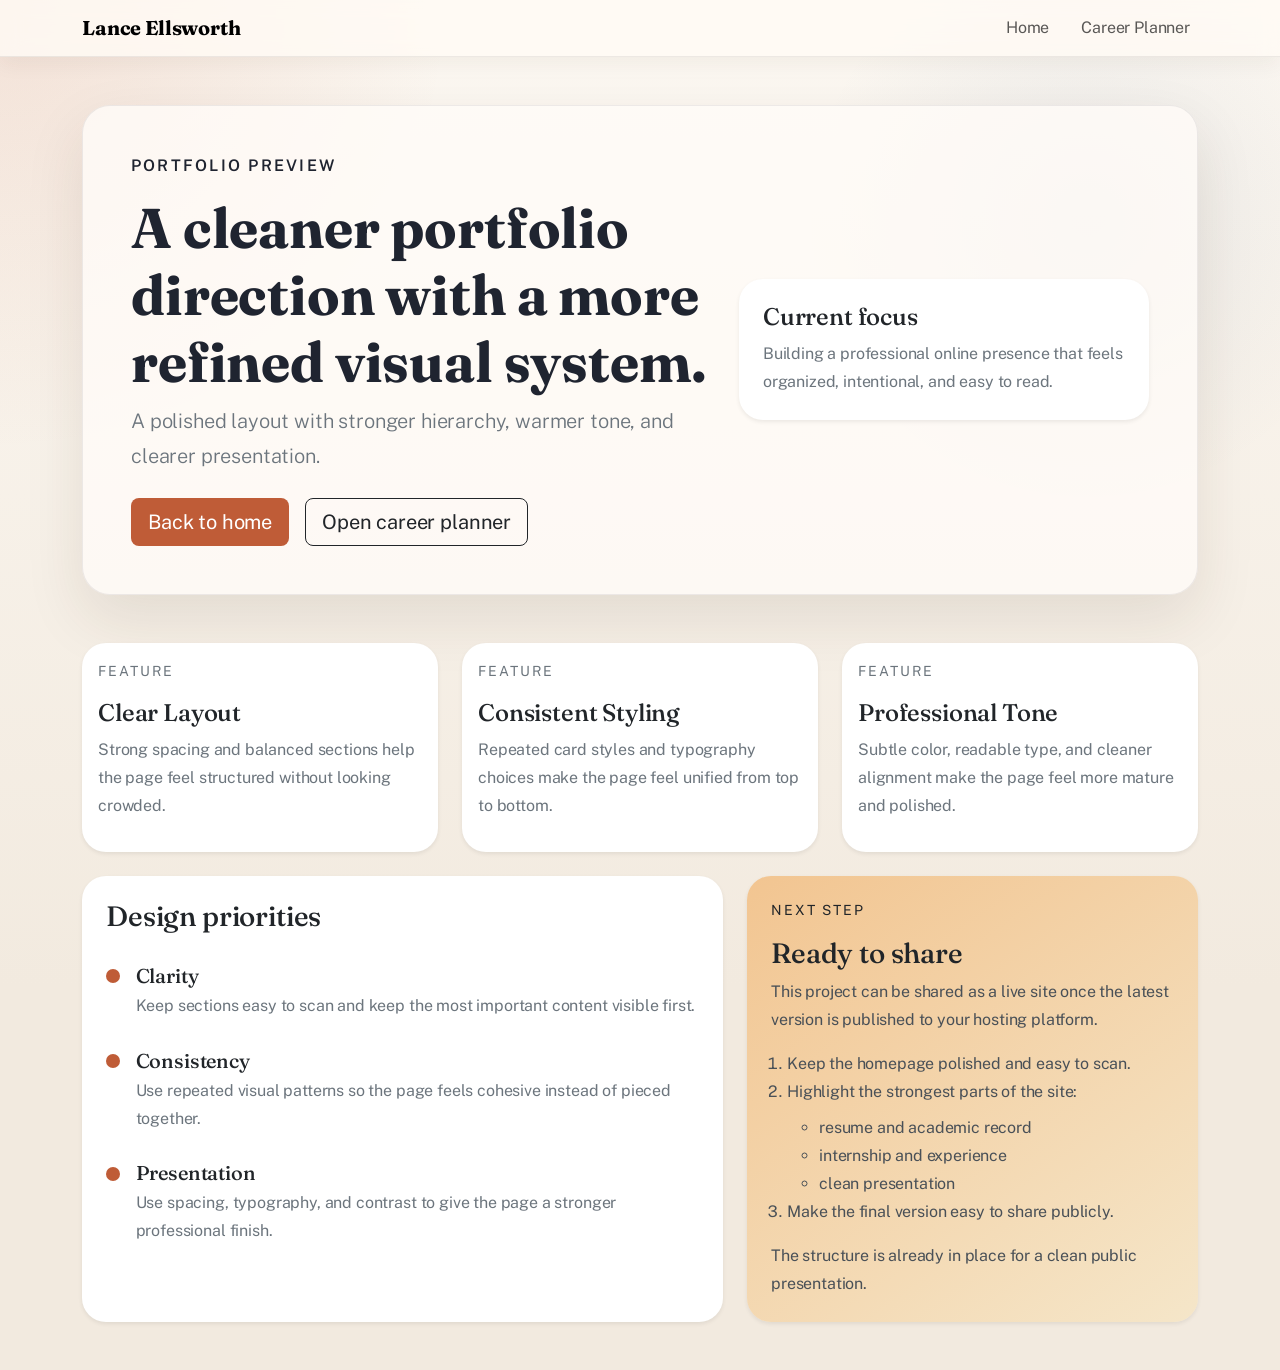
<file: bootstrap.html>
<!DOCTYPE html>
<html lang="en">
  <head>
    <meta charset="UTF-8" />
    <meta name="viewport" content="width=device-width, initial-scale=1.0" />
    <title>Portfolio Preview</title>
    <link
      href="https://cdn.jsdelivr.net/npm/bootstrap@5.3.3/dist/css/bootstrap.min.css"
      rel="stylesheet"
      crossorigin="anonymous"
    />
    <link rel="stylesheet" href="bootstrap-custom.css" />
  </head>
  <body>
    <nav class="navbar navbar-expand-lg sticky-top glass-nav">
      <div class="container">
        <a class="navbar-brand fw-bold" href="index.html">Lance Ellsworth</a>
        <button
          class="navbar-toggler"
          type="button"
          data-bs-toggle="collapse"
          data-bs-target="#navMenu"
          aria-controls="navMenu"
          aria-expanded="false"
          aria-label="Toggle navigation"
        >
          <span class="navbar-toggler-icon"></span>
        </button>
        <div class="collapse navbar-collapse" id="navMenu">
          <ul class="navbar-nav ms-auto gap-lg-3">
            <li class="nav-item"><a class="nav-link" href="index.html">Home</a></li>
            <li class="nav-item"><a class="nav-link" href="scratch.html">Career Planner</a></li>
          </ul>
        </div>
      </div>
    </nav>

    <header class="py-5">
      <div class="container">
        <div class="hero-panel p-4 p-lg-5">
          <div class="row align-items-center g-4">
            <div class="col-lg-7">
              <p class="text-uppercase fw-semibold tracking">Portfolio Preview</p>
              <h1 class="display-4 fw-bold">A cleaner portfolio direction with a more refined visual system.</h1>
              <p class="lead text-secondary">
                A polished layout with stronger hierarchy, warmer tone, and clearer presentation.
              </p>
              <div class="d-flex flex-wrap gap-3 mt-4">
                <a class="btn btn-warm btn-lg" href="index.html">Back to home</a>
                <a class="btn btn-outline-dark btn-lg" href="scratch.html">Open career planner</a>
              </div>
            </div>
            <div class="col-lg-5">
              <div class="card border-0 stat-panel shadow-sm">
                <div class="card-body p-4">
                  <h2 class="h4">Current focus</h2>
                  <p class="mb-0 text-secondary">
                    Building a professional online presence that feels organized, intentional, and easy to read.
                  </p>
                </div>
              </div>
            </div>
          </div>
        </div>
      </div>
    </header>

    <main class="pb-5">
      <section class="container mb-4">
        <div class="row g-4">
          <div class="col-md-4">
            <div class="card h-100 border-0 shadow-sm lift-card">
              <div class="card-body">
                <p class="small text-uppercase tracking text-secondary">Feature</p>
                <h2 class="h4">Clear Layout</h2>
                <p class="text-secondary">
                  Strong spacing and balanced sections help the page feel structured without looking crowded.
                </p>
              </div>
            </div>
          </div>
          <div class="col-md-4">
            <div class="card h-100 border-0 shadow-sm lift-card">
              <div class="card-body">
                <p class="small text-uppercase tracking text-secondary">Feature</p>
                <h2 class="h4">Consistent Styling</h2>
                <p class="text-secondary">
                  Repeated card styles and typography choices make the page feel unified from top to bottom.
                </p>
              </div>
            </div>
          </div>
          <div class="col-md-4">
            <div class="card h-100 border-0 shadow-sm lift-card">
              <div class="card-body">
                <p class="small text-uppercase tracking text-secondary">Feature</p>
                <h2 class="h4">Professional Tone</h2>
                <p class="text-secondary">
                  Subtle color, readable type, and cleaner alignment make the page feel more mature and polished.
                </p>
              </div>
            </div>
          </div>
        </div>
      </section>

      <section class="container">
        <div class="row g-4 align-items-stretch">
          <div class="col-lg-7">
            <div class="card border-0 shadow-sm h-100">
              <div class="card-body p-4">
                <h2 class="h3 mb-3">Design priorities</h2>
                <div class="timeline-item">
                  <span class="timeline-dot"></span>
                  <div>
                    <h3 class="h5 mb-1">Clarity</h3>
                    <p class="text-secondary mb-0">Keep sections easy to scan and keep the most important content visible first.</p>
                  </div>
                </div>
                <div class="timeline-item">
                  <span class="timeline-dot"></span>
                  <div>
                    <h3 class="h5 mb-1">Consistency</h3>
                    <p class="text-secondary mb-0">Use repeated visual patterns so the page feels cohesive instead of pieced together.</p>
                  </div>
                </div>
                <div class="timeline-item">
                  <span class="timeline-dot"></span>
                  <div>
                    <h3 class="h5 mb-1">Presentation</h3>
                    <p class="text-secondary mb-0">Use spacing, typography, and contrast to give the page a stronger professional finish.</p>
                  </div>
                </div>
              </div>
            </div>
          </div>
          <div class="col-lg-5">
            <div class="card border-0 shadow-sm h-100 gradient-panel">
              <div class="card-body p-4 d-flex flex-column">
                <p class="small text-uppercase tracking">Next step</p>
                <h2 class="h3">Ready to share</h2>
                <p class="text-dark-emphasis">
                  This project can be shared as a live site once the latest version is published to your hosting platform.
                </p>
                <ol class="text-dark-emphasis ps-3 mb-3">
                  <li>Keep the homepage polished and easy to scan.</li>
                  <li>Highlight the strongest parts of the site:
                    <ul class="mt-2">
                      <li>resume and academic record</li>
                      <li>internship and experience</li>
                      <li>clean presentation</li>
                    </ul>
                  </li>
                  <li>Make the final version easy to share publicly.</li>
                </ol>
                <p class="mt-auto mb-0 text-dark-emphasis">The structure is already in place for a clean public presentation.</p>
              </div>
            </div>
          </div>
        </div>
      </section>
    </main>

    <script
      src="https://cdn.jsdelivr.net/npm/bootstrap@5.3.3/dist/js/bootstrap.bundle.min.js"
      crossorigin="anonymous"
    ></script>
  </body>
</html>
</file>
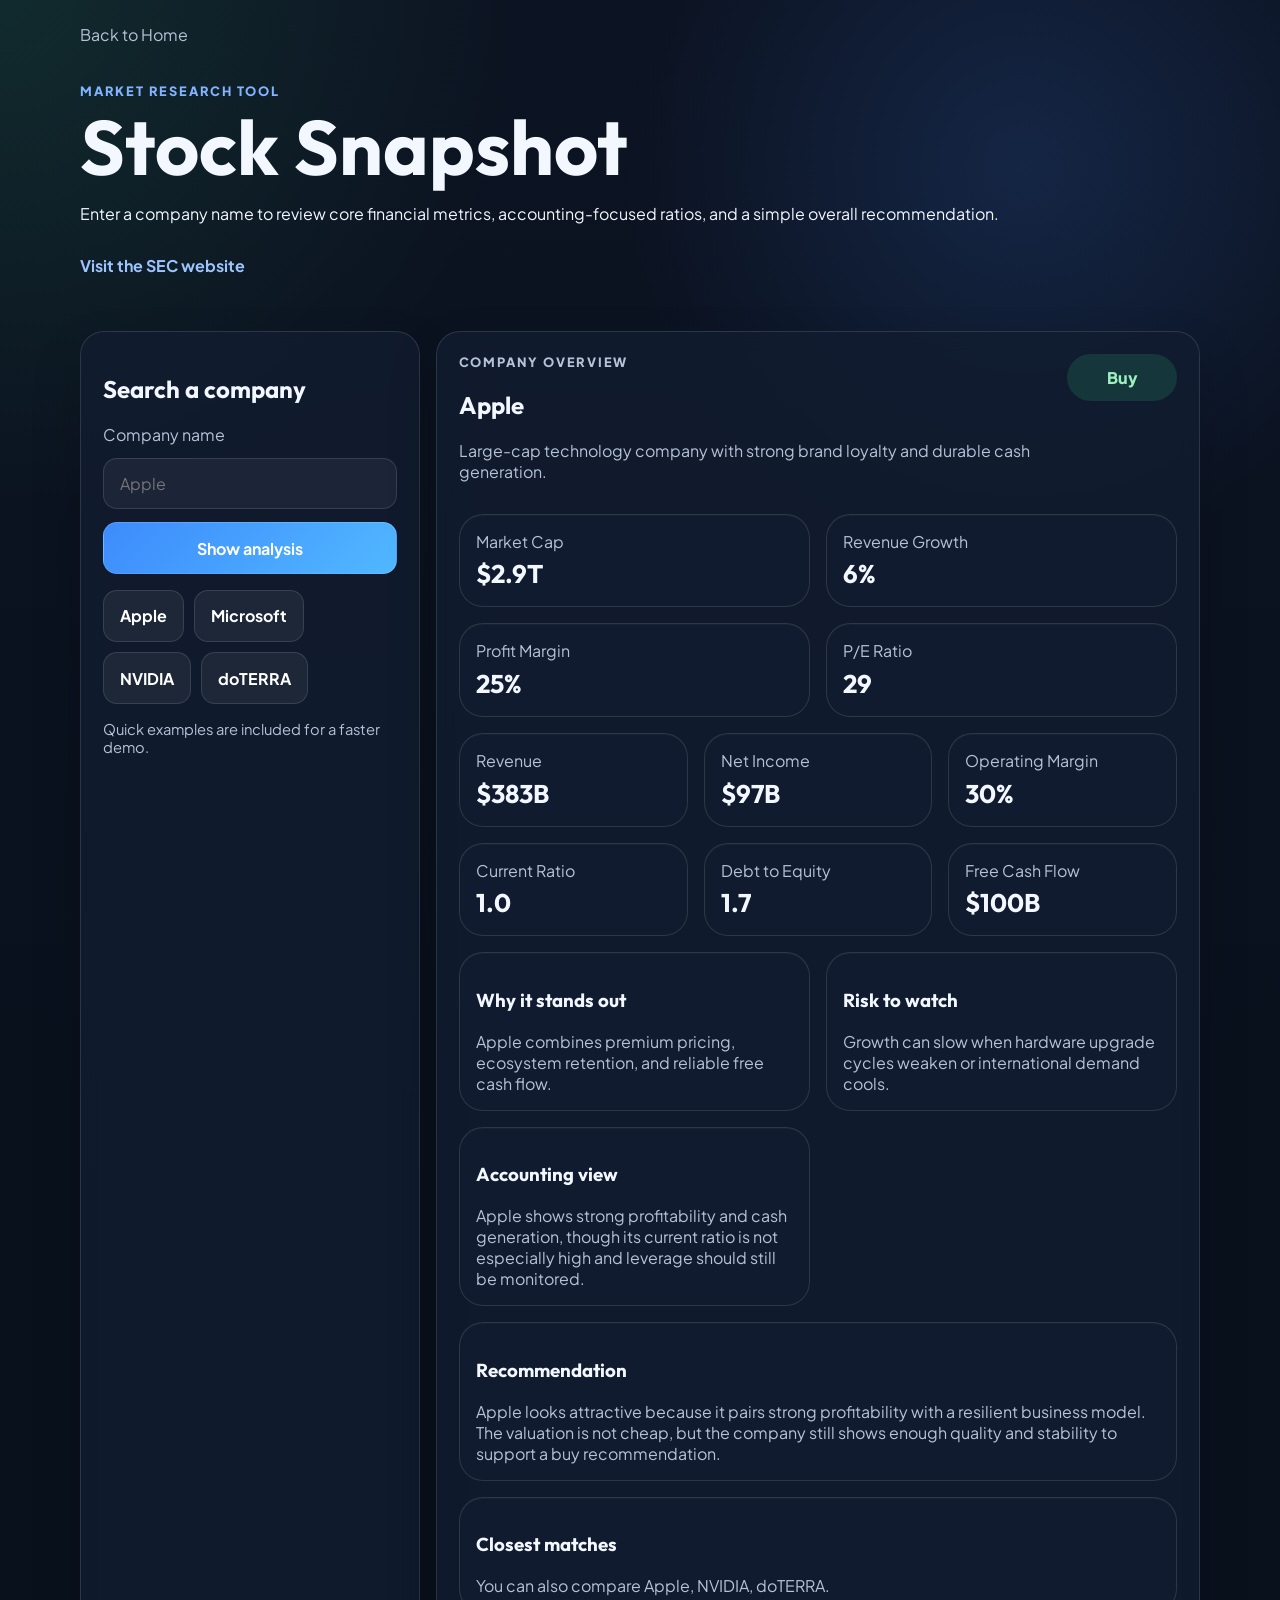
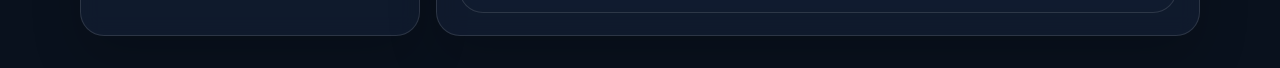
<file: investment.html>
<!DOCTYPE html>
<html lang="en">
  <head>
    <meta charset="UTF-8" />
    <meta name="viewport" content="width=device-width, initial-scale=1.0" />
    <title>Stock Snapshot</title>
    <link rel="preconnect" href="https://fonts.googleapis.com" />
    <link rel="preconnect" href="https://fonts.gstatic.com" crossorigin />
    <link
      href="https://fonts.googleapis.com/css2?family=Outfit:wght@400;500;700;800&family=Plus+Jakarta+Sans:wght@400;500;700&display=swap"
      rel="stylesheet"
    />
    <link rel="stylesheet" href="investment.css" />
  </head>
  <body>
    <header class="investment-hero">
      <a class="home-link" href="index.html">Back to Home</a>
      <div class="hero-copy">
        <p class="tag">Market Research Tool</p>
        <h1>Stock Snapshot</h1>
        <p>
          Enter a company name to review core financial metrics, accounting-focused ratios,
          and a simple overall recommendation.
        </p>
        <p>
          <a class="sec-link" href="https://www.sec.gov/" target="_blank" rel="noreferrer">Visit the SEC website</a>
        </p>
      </div>
    </header>

    <main class="investment-layout">
      <section class="panel search-panel">
        <h2>Search a company</h2>
        <form id="stockForm">
          <label for="companyInput">Company name</label>
          <input id="companyInput" type="text" placeholder="Apple" required />
          <button type="submit">Show analysis</button>
        </form>

        <div class="quick-list">
          <button class="quick-btn" data-company="Apple">Apple</button>
          <button class="quick-btn" data-company="Microsoft">Microsoft</button>
          <button class="quick-btn" data-company="NVIDIA">NVIDIA</button>
          <button class="quick-btn" data-company="doTERRA">doTERRA</button>
        </div>
        <p class="helper-note">Quick examples are included for a faster demo.</p>
      </section>

      <section class="panel output-panel">
        <div class="company-head">
          <div>
            <p class="tag">Company overview</p>
            <h2 id="companyName">Apple</h2>
            <p id="companySummary">
              Large-cap technology company with strong recurring ecosystem revenue and consistent cash flow.
            </p>
          </div>
          <div class="recommendation buy" id="recommendationBadge">Buy</div>
        </div>

        <div class="stats-grid" id="statsGrid"></div>

        <div class="statement-grid" id="statementGrid"></div>

        <div class="notes-grid">
          <article class="note-card">
            <h3>Why it stands out</h3>
            <p id="strengthNote"></p>
          </article>
          <article class="note-card">
            <h3>Risk to watch</h3>
            <p id="riskNote"></p>
          </article>
          <article class="note-card">
            <h3>Accounting view</h3>
            <p id="accountingNote"></p>
          </article>
          <article class="note-card wide">
            <h3>Recommendation</h3>
            <p id="recommendationText"></p>
          </article>
          <article class="note-card wide">
            <h3>Closest matches</h3>
            <p id="suggestionText"></p>
          </article>
        </div>
      </section>
    </main>

    <script src="investment.js"></script>
  </body>
</html>
</file>
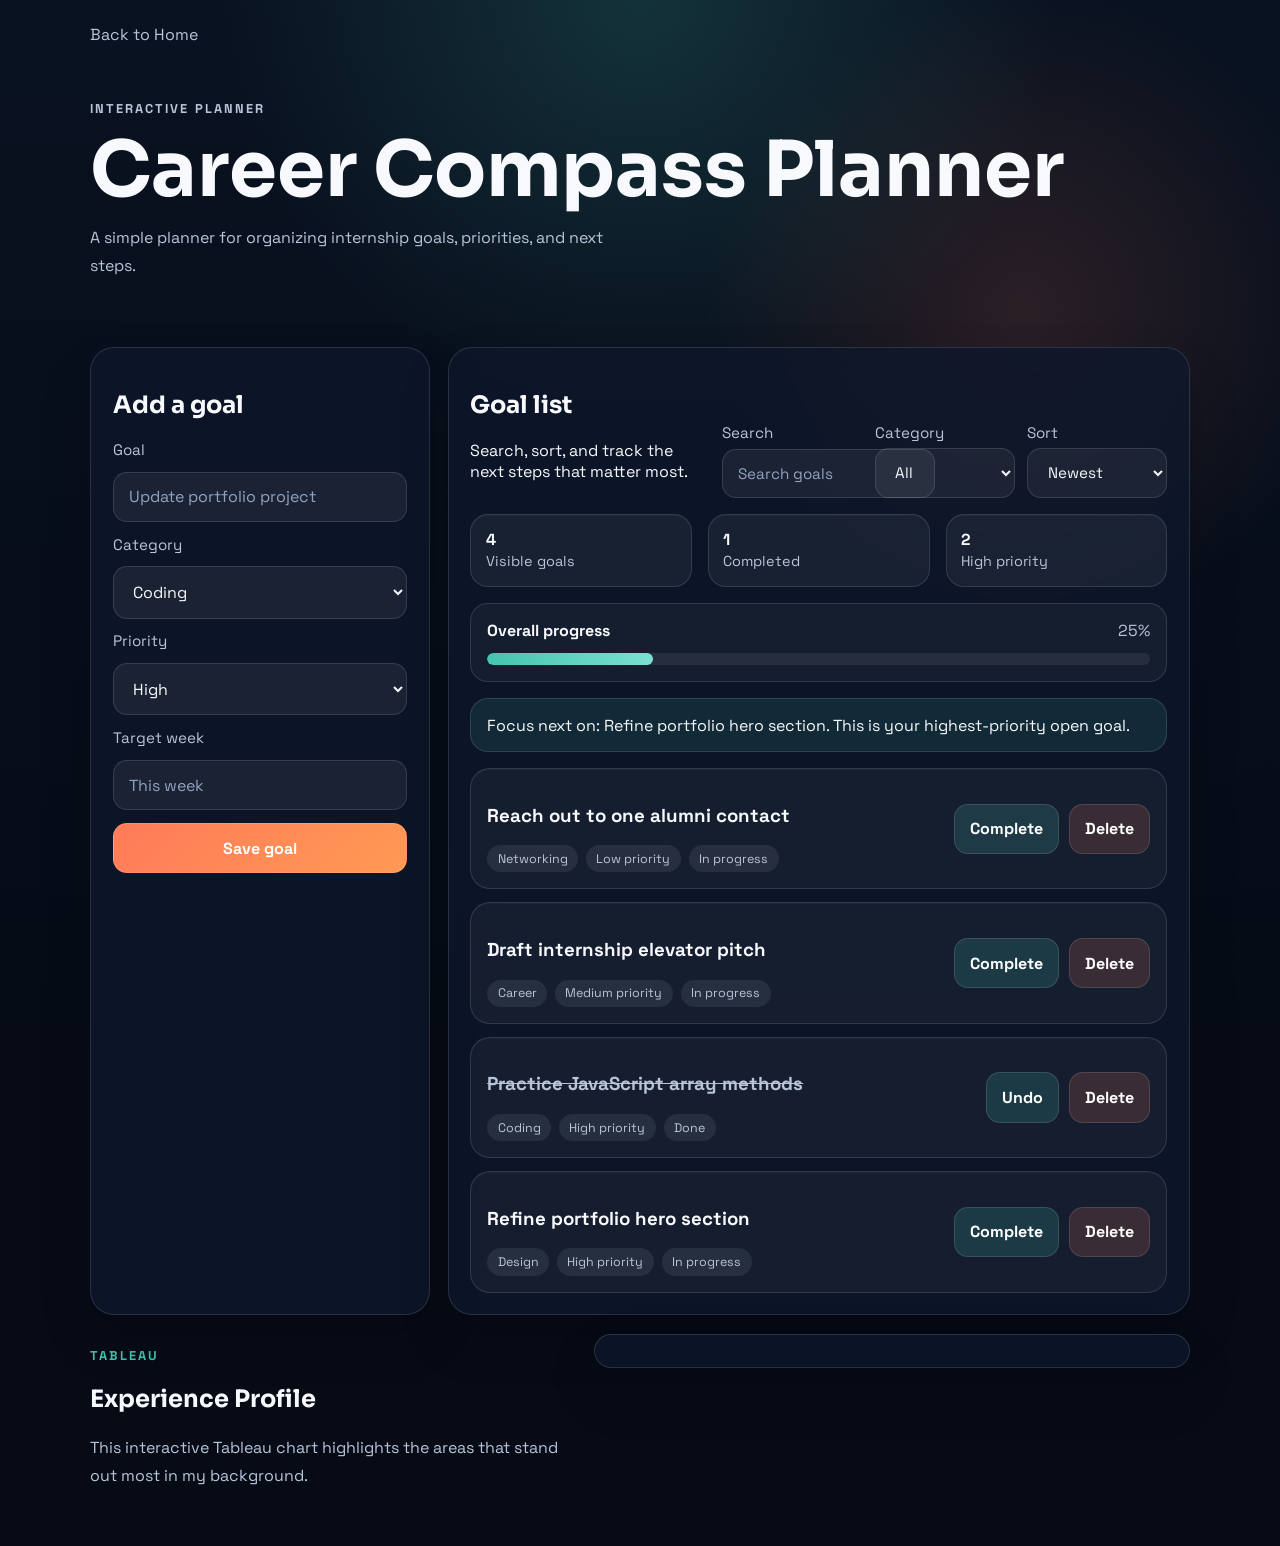
<file: scratch.html>
<!DOCTYPE html>
<html lang="en">
  <head>
    <meta charset="UTF-8" />
    <meta name="viewport" content="width=device-width, initial-scale=1.0" />
    <title>Career Compass Planner</title>
    <link rel="preconnect" href="https://fonts.googleapis.com" />
    <link rel="preconnect" href="https://fonts.gstatic.com" crossorigin />
    <link
      href="https://fonts.googleapis.com/css2?family=Space+Grotesk:wght@400;500;700&family=Sora:wght@600;700&display=swap"
      rel="stylesheet"
    />
    <link rel="stylesheet" href="scratch.css" />
  </head>
  <body>
    <header class="scratch-hero">
      <a class="home-link" href="index.html">Back to Home</a>
      <div class="scratch-copy">
        <p class="tag">Interactive Planner</p>
        <h1>Career Compass Planner</h1>
        <p>
          A simple planner for organizing internship goals, priorities, and next steps.
        </p>
      </div>
    </header>

    <main class="layout">
      <section class="panel controls">
        <h2>Add a goal</h2>
        <form id="goalForm">
          <label for="goalTitle">Goal</label>
          <input id="goalTitle" name="goalTitle" type="text" placeholder="Update portfolio project" required />

          <label for="goalCategory">Category</label>
          <select id="goalCategory" name="goalCategory">
            <option value="Coding">Coding</option>
            <option value="Design">Design</option>
            <option value="Career">Career</option>
            <option value="Networking">Networking</option>
          </select>

          <label for="goalPriority">Priority</label>
          <select id="goalPriority" name="goalPriority">
            <option value="High">High</option>
            <option value="Medium">Medium</option>
            <option value="Low">Low</option>
          </select>

          <label for="goalDeadline">Target week</label>
          <input id="goalDeadline" name="goalDeadline" type="text" placeholder="This week" />

          <button type="submit">Save goal</button>
        </form>
      </section>

      <section class="panel">
        <div class="toolbar">
          <div>
            <h2>Goal list</h2>
            <p>Search, sort, and track the next steps that matter most.</p>
          </div>
          <div class="toolbar-controls">
            <label>
              <span>Search</span>
              <input id="searchGoals" type="text" placeholder="Search goals" />
            </label>
            <label>
              <span>Category</span>
              <select id="filterCategory">
                <option value="All">All</option>
                <option value="Coding">Coding</option>
                <option value="Design">Design</option>
                <option value="Career">Career</option>
                <option value="Networking">Networking</option>
              </select>
            </label>
            <label>
              <span>Sort</span>
              <select id="sortGoals">
                <option value="Newest">Newest</option>
                <option value="Priority">Priority</option>
                <option value="Category">Category</option>
                <option value="Completion">Completion</option>
              </select>
            </label>
          </div>
        </div>

        <div class="stats" id="stats"></div>
        <div class="progress-wrap">
          <div class="progress-copy">
            <strong id="progressLabel">Overall progress</strong>
            <span id="progressValue">0%</span>
          </div>
          <div class="progress-bar">
            <div class="progress-fill" id="progressFill"></div>
          </div>
        </div>
        <div class="insight-banner" id="insightBanner"></div>
        <ul class="goal-list" id="goalList"></ul>
      </section>
    </main>

    <section class="tableau-section">
      <div class="tableau-copy">
        <p class="tag">Tableau</p>
        <h2>Experience Profile</h2>
        <p>
          This interactive Tableau chart highlights the areas that stand out most in my background.
        </p>
      </div>
      <div class="tableau-card">
        <div class='tableauPlaceholder' id='viz1744144946937' style='position: relative'>
          <noscript>
            <a href='https://public.tableau.com/views/finalpro_17756739101140/ExperienceProfile?:language=en-GB&publish=yes&:display_count=n&:origin=viz_share_link'>
              <img
                alt='Experience Profile'
                src='https://public.tableau.com/static/images/fi/finalpro_17756739101140/ExperienceProfile/1_rss.png'
                style='border: none'
              />
            </a>
          </noscript>
          <object class='tableauViz' style='display:none;'>
            <param name='host_url' value='https%3A%2F%2Fpublic.tableau.com%2F' />
            <param name='embed_code_version' value='3' />
            <param name='site_root' value='' />
            <param name='name' value='finalpro_17756739101140/ExperienceProfile' />
            <param name='tabs' value='no' />
            <param name='toolbar' value='yes' />
            <param name='showVizHome' value='no' />
          </object>
        </div>
      </div>
    </section>

    <script type='text/javascript'>
      const divElement = document.getElementById('viz1744144946937');
      const vizElement = divElement.getElementsByTagName('object')[0];
      vizElement.style.width = '100%';
      vizElement.style.height = '700px';
      const scriptElement = document.createElement('script');
      scriptElement.src = 'https://public.tableau.com/javascripts/api/viz_v1.js';
      vizElement.parentNode.insertBefore(scriptElement, vizElement);
    </script>

    <script src="scratch.js"></script>
  </body>
</html>
</file>
<file: investment.css>
:root {
  --bg: #0d1424;
  --surface: rgba(18, 29, 48, 0.82);
  --surface-2: rgba(255, 255, 255, 0.06);
  --line: rgba(255, 255, 255, 0.12);
  --text: #f3f7ff;
  --muted: #b7c2d9;
  --buy: #2fb36f;
  --hold: #e2a93a;
  --avoid: #d95c5c;
}

* {
  box-sizing: border-box;
}

body {
  margin: 0;
  min-height: 100vh;
  font-family: "Plus Jakarta Sans", sans-serif;
  color: var(--text);
  background:
    radial-gradient(circle at top left, rgba(47, 179, 111, 0.15), transparent 25%),
    radial-gradient(circle at 80% 10%, rgba(66, 136, 255, 0.16), transparent 22%),
    linear-gradient(180deg, #0c1322, #09111d 70%);
}

.investment-hero,
.investment-layout {
  width: min(1120px, calc(100% - 2rem));
  margin: 0 auto;
}

.investment-hero {
  padding: 1.5rem 0 2.2rem;
}

.home-link {
  color: var(--muted);
  text-decoration: none;
}

.hero-copy {
  padding-top: 2.2rem;
}

.tag {
  margin: 0;
  text-transform: uppercase;
  letter-spacing: 0.14em;
  font-size: 0.8rem;
  font-weight: 800;
  color: #83b4ff;
}

h1,
h2,
h3 {
  font-family: "Outfit", sans-serif;
}

h1 {
  font-size: clamp(2.9rem, 7vw, 4.8rem);
  margin: 0.4rem 0 0.9rem;
  line-height: 0.98;
}

.hero-copy p:last-child {
  max-width: 60ch;
  color: var(--muted);
}

.hero-copy > p {
  line-height: 1.75;
}

.sec-link {
  display: inline-flex;
  margin-top: 0.5rem;
  color: #9cc4ff;
  font-weight: 700;
  text-decoration: none;
}

.helper-note {
  margin-top: 1rem;
  color: var(--muted);
  font-size: 0.92rem;
}

.investment-layout {
  display: grid;
  grid-template-columns: 340px 1fr;
  gap: 1rem;
  padding-bottom: 2rem;
}

.panel,
.note-card,
.stat-card {
  border: 1px solid var(--line);
  border-radius: 24px;
  background: var(--surface);
  backdrop-filter: blur(10px);
}

.panel {
  padding: 1.35rem;
  box-shadow: 0 24px 50px rgba(0, 0, 0, 0.18);
}

form {
  display: grid;
  gap: 0.8rem;
}

label {
  color: var(--muted);
}

input,
button {
  border: 1px solid var(--line);
  border-radius: 14px;
  padding: 0.9rem 1rem;
  font: inherit;
}

input {
  background: rgba(255, 255, 255, 0.05);
  color: var(--text);
}

button {
  background: linear-gradient(135deg, #3d8bfd, #51b8ff);
  color: #fff;
  font-weight: 700;
  cursor: pointer;
  transition: transform 0.2s ease, box-shadow 0.2s ease;
}

button:hover {
  transform: translateY(-1px);
  box-shadow: 0 12px 24px rgba(61, 139, 253, 0.18);
}

.quick-list {
  display: flex;
  flex-wrap: wrap;
  gap: 0.65rem;
  margin-top: 1rem;
}

.quick-btn {
  background: var(--surface-2);
}

.company-head {
  display: flex;
  justify-content: space-between;
  gap: 1rem;
  align-items: start;
}

.company-head p {
  color: var(--muted);
  max-width: 56ch;
}

.recommendation {
  min-width: 110px;
  padding: 0.8rem 1rem;
  border-radius: 999px;
  text-align: center;
  font-weight: 800;
}

.recommendation.buy {
  background: rgba(47, 179, 111, 0.18);
  color: #9ef1bf;
}

.recommendation.hold {
  background: rgba(226, 169, 58, 0.18);
  color: #ffd98d;
}

.recommendation.avoid {
  background: rgba(217, 92, 92, 0.18);
  color: #ffb0b0;
}

.stats-grid,
.statement-grid,
.notes-grid {
  display: grid;
  gap: 1rem;
  margin-top: 1rem;
}

.stats-grid {
  grid-template-columns: repeat(2, minmax(0, 1fr));
}

.statement-grid {
  grid-template-columns: repeat(3, minmax(0, 1fr));
}

.stat-card,
.note-card {
  padding: 1rem;
  box-shadow: inset 0 1px 0 rgba(255, 255, 255, 0.03);
}

.stat-card span {
  display: block;
  color: var(--muted);
  margin-bottom: 0.35rem;
}

.stat-card strong {
  font-size: 1.6rem;
  font-family: "Outfit", sans-serif;
}

.note-card p {
  color: var(--muted);
  margin-bottom: 0;
}

.notes-grid {
  grid-template-columns: repeat(2, minmax(0, 1fr));
}

.notes-grid .wide {
  grid-column: 1 / -1;
}

@media (max-width: 860px) {
  .investment-layout,
  .stats-grid,
  .statement-grid,
  .notes-grid {
    grid-template-columns: 1fr;
  }

  .company-head {
    flex-direction: column;
  }
}
</file>
<file: scratch.css>
:root {
  --bg: #08111f;
  --panel: rgba(14, 24, 43, 0.82);
  --line: rgba(255, 255, 255, 0.12);
  --text: #f7f9fc;
  --muted: #b8c5d9;
  --accent: #ff7a59;
  --accent-2: #45c4b0;
}

* {
  box-sizing: border-box;
}

body {
  margin: 0;
  min-height: 100vh;
  font-family: "Space Grotesk", sans-serif;
  color: var(--text);
  background:
    radial-gradient(circle at top, rgba(69, 196, 176, 0.18), transparent 25%),
    radial-gradient(circle at 80% 20%, rgba(255, 122, 89, 0.14), transparent 20%),
    linear-gradient(180deg, #091220, #060b16 68%);
}

.scratch-hero,
.layout,
.tableau-section {
  width: min(1100px, calc(100% - 2rem));
  margin: 0 auto;
}

.scratch-hero {
  padding: 1.5rem 0 2rem;
}

.home-link {
  color: var(--muted);
  text-decoration: none;
}

.scratch-copy {
  padding: 2.5rem 0 1.2rem;
}

.tag {
  text-transform: uppercase;
  letter-spacing: 0.16em;
  color: var(--accent-2);
  font-size: 0.8rem;
  font-weight: 700;
}

h1,
h2 {
  font-family: "Sora", sans-serif;
}

h1 {
  font-size: clamp(2.8rem, 6vw, 4.8rem);
  margin: 0.45rem 0 0.9rem;
  line-height: 0.98;
}

.scratch-copy p {
  max-width: 54ch;
  color: var(--muted);
  line-height: 1.75;
}

.layout {
  display: grid;
  grid-template-columns: 340px 1fr;
  gap: 1.1rem;
  padding-bottom: 1.2rem;
}

.panel {
  background: var(--panel);
  border: 1px solid var(--line);
  border-radius: 24px;
  padding: 1.35rem;
  backdrop-filter: blur(10px);
  box-shadow: 0 24px 50px rgba(0, 0, 0, 0.18);
}

form {
  display: grid;
  gap: 0.8rem;
}

label {
  display: grid;
  gap: 0.35rem;
  color: var(--muted);
  font-size: 0.95rem;
}

input,
select,
button {
  border-radius: 14px;
  border: 1px solid var(--line);
  padding: 0.85rem 0.95rem;
  font: inherit;
}

input,
select {
  background: rgba(255, 255, 255, 0.06);
  color: var(--text);
}

input::placeholder {
  color: #91a4bf;
}

button {
  background: linear-gradient(135deg, var(--accent), #ff9a54);
  color: #fff;
  font-weight: 700;
  cursor: pointer;
  transition: transform 0.2s ease, box-shadow 0.2s ease;
}

button:hover {
  transform: translateY(-1px);
  box-shadow: 0 12px 24px rgba(255, 122, 89, 0.18);
}

.toolbar,
.stats,
.goal-item {
  display: flex;
  justify-content: space-between;
  gap: 1rem;
}

.toolbar {
  align-items: end;
  margin-bottom: 1rem;
}

.toolbar-controls {
  display: grid;
  grid-template-columns: repeat(3, minmax(140px, 1fr));
  gap: 0.8rem;
  width: min(100%, 540px);
}

.stats {
  margin: 0 0 1rem;
  flex-wrap: wrap;
}

.stat-card {
  flex: 1;
  min-width: 140px;
  background: rgba(255, 255, 255, 0.05);
  border: 1px solid var(--line);
  border-radius: 18px;
  padding: 0.9rem;
  box-shadow: inset 0 1px 0 rgba(255, 255, 255, 0.03);
}

.stat-card span {
  color: var(--muted);
  font-size: 0.9rem;
}

.progress-wrap {
  margin-bottom: 1rem;
  padding: 1rem;
  border-radius: 18px;
  border: 1px solid var(--line);
  background: rgba(255, 255, 255, 0.04);
}

.progress-copy {
  display: flex;
  justify-content: space-between;
  gap: 1rem;
  margin-bottom: 0.75rem;
}

.progress-copy span {
  color: var(--muted);
}

.progress-bar {
  width: 100%;
  height: 0.8rem;
  overflow: hidden;
  border-radius: 999px;
  background: rgba(255, 255, 255, 0.07);
}

.progress-fill {
  height: 100%;
  width: 0;
  border-radius: 999px;
  background: linear-gradient(90deg, var(--accent-2), #7be0d0);
  transition: width 0.25s ease;
}

.insight-banner {
  margin-bottom: 1rem;
  padding: 0.95rem 1rem;
  border-radius: 18px;
  border: 1px solid var(--line);
  background: rgba(69, 196, 176, 0.12);
  color: var(--text);
}

.goal-list {
  list-style: none;
  padding: 0;
  margin: 0;
  display: grid;
  gap: 0.8rem;
}

.goal-item {
  align-items: center;
  padding: 1rem;
  border: 1px solid var(--line);
  border-radius: 20px;
  background: rgba(255, 255, 255, 0.04);
  box-shadow: inset 0 1px 0 rgba(255, 255, 255, 0.03);
}

.goal-meta {
  display: flex;
  flex-wrap: wrap;
  gap: 0.5rem;
  margin-top: 0.35rem;
}

.pill {
  display: inline-flex;
  align-items: center;
  border-radius: 999px;
  padding: 0.35rem 0.65rem;
  font-size: 0.78rem;
  background: rgba(255, 255, 255, 0.08);
  color: var(--muted);
}

.goal-item.completed h3 {
  text-decoration: line-through;
  color: var(--muted);
}

.goal-actions {
  display: flex;
  gap: 0.6rem;
}

.goal-content p {
  margin: 0.5rem 0 0;
  color: var(--muted);
  font-size: 0.92rem;
}

.toggle-btn {
  background: rgba(69, 196, 176, 0.18);
}

.delete-btn {
  background: rgba(255, 122, 89, 0.16);
}

.tableau-section {
  display: grid;
  grid-template-columns: 0.9fr 1.1fr;
  gap: 1rem;
  align-items: start;
  padding-bottom: 2.5rem;
}

.tableau-copy p:last-child {
  max-width: 54ch;
  color: var(--muted);
  line-height: 1.75;
}

.tableau-card {
  padding: 1rem;
  border-radius: 24px;
  border: 1px solid var(--line);
  background: var(--panel);
  backdrop-filter: blur(10px);
  box-shadow: 0 24px 50px rgba(0, 0, 0, 0.18);
}

.tableauPlaceholder,
.tableauPlaceholder object {
  width: 100%;
}

@media (max-width: 860px) {
  .layout,
  .tableau-section {
    grid-template-columns: 1fr;
  }

  .toolbar-controls,
  .toolbar,
  .goal-item {
    grid-template-columns: 1fr;
    flex-direction: column;
    align-items: stretch;
  }
}
</file>
